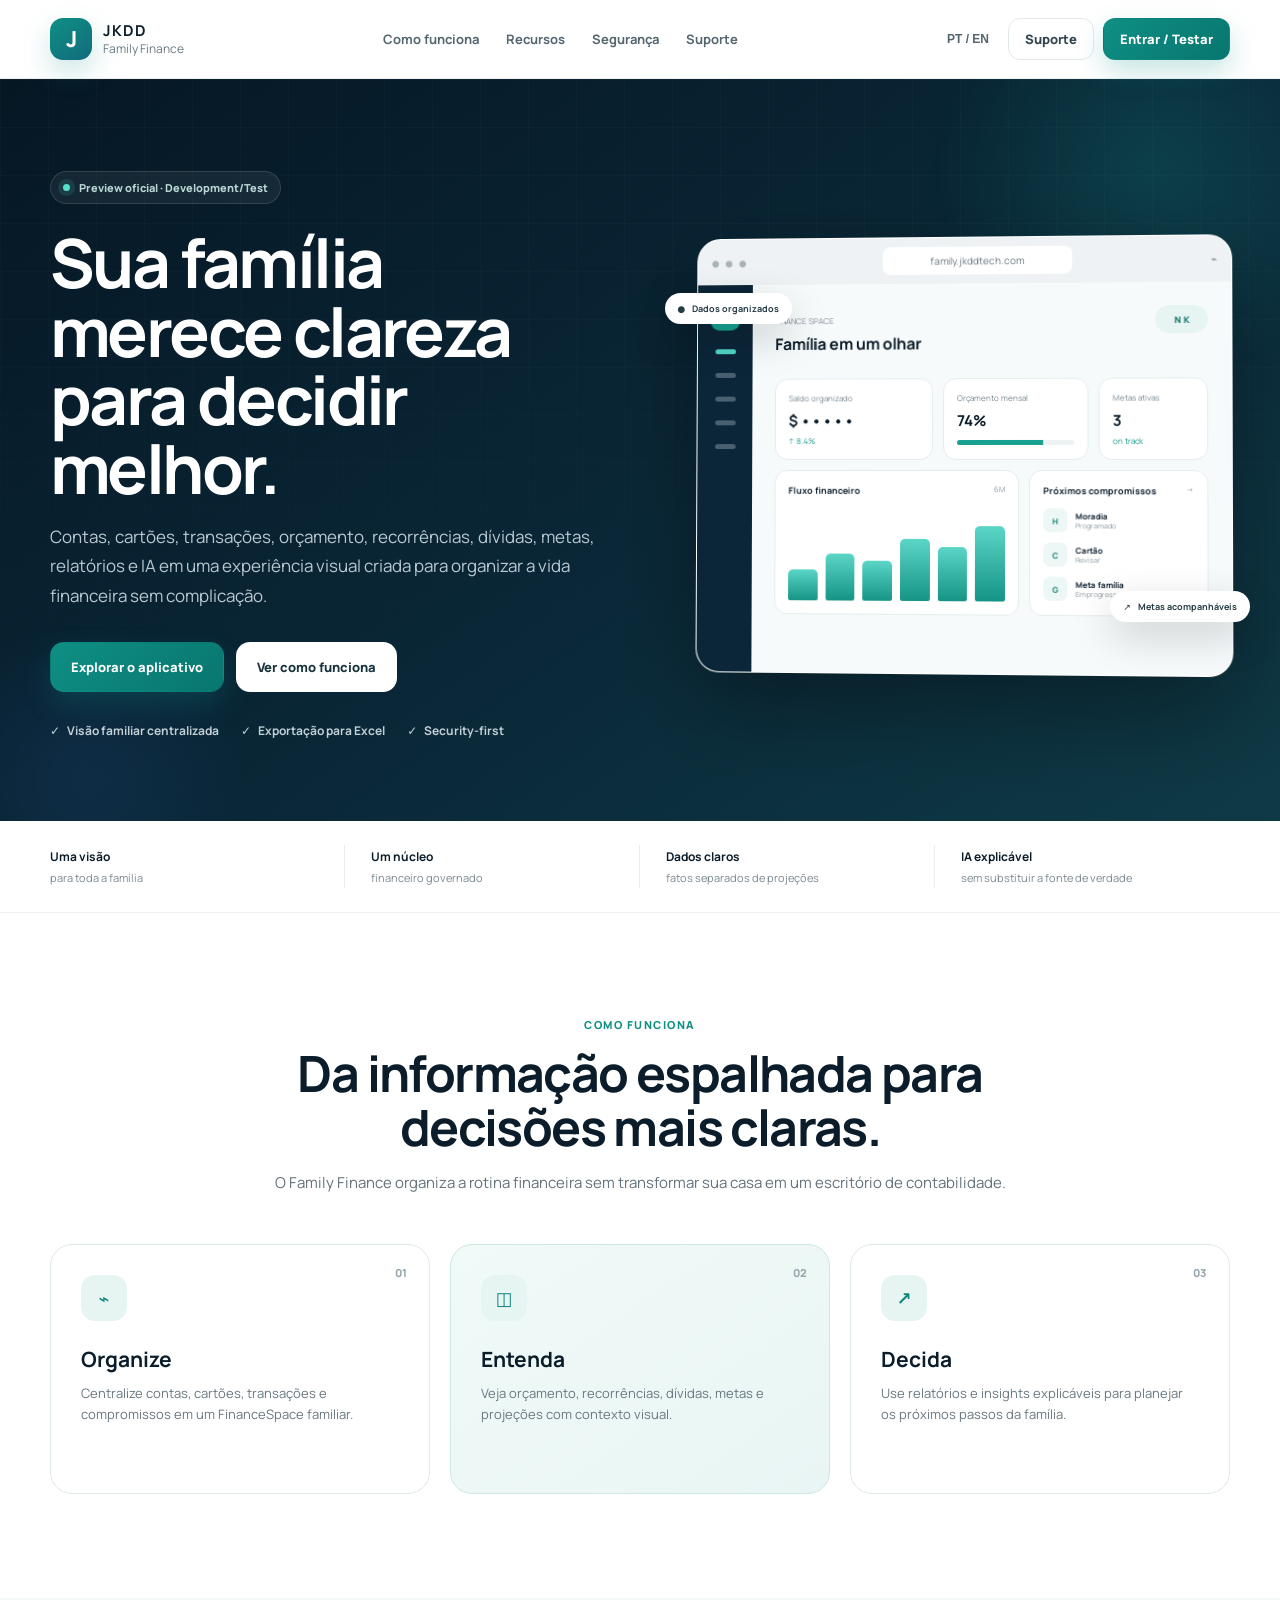
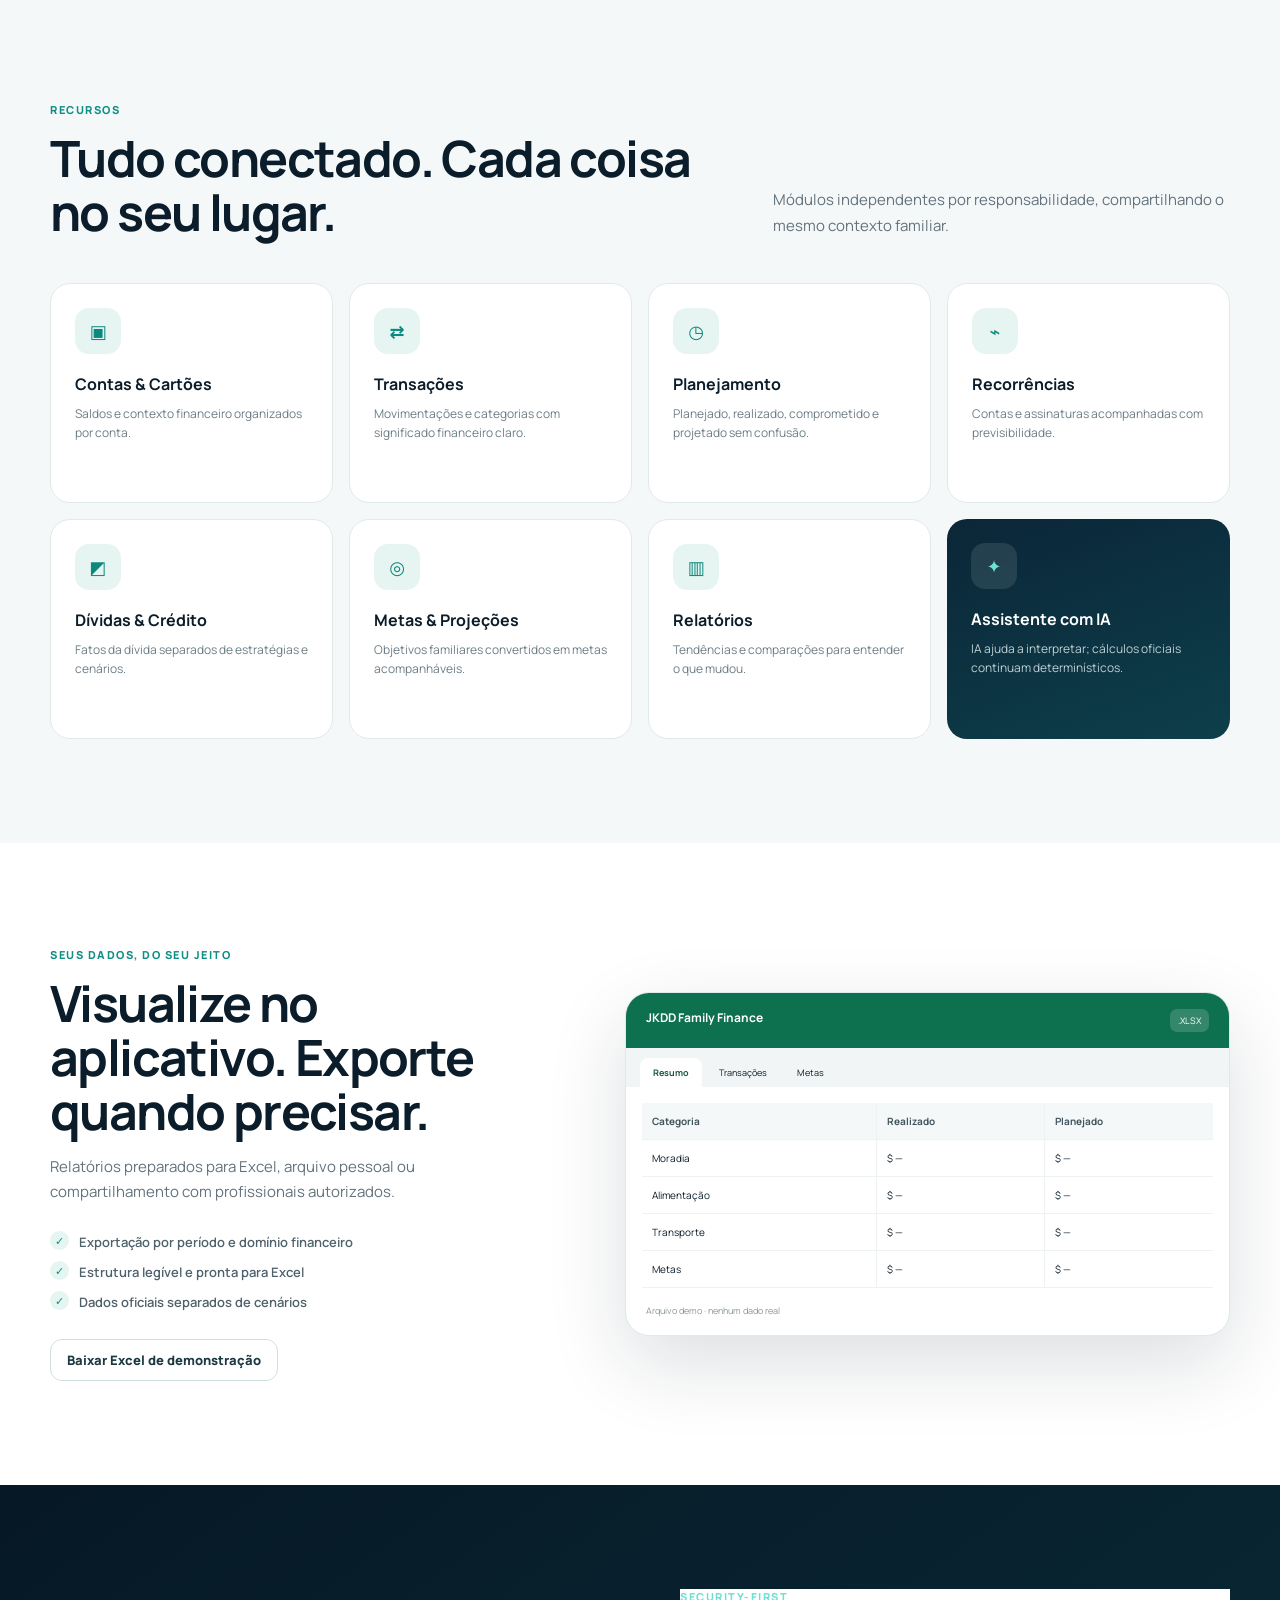
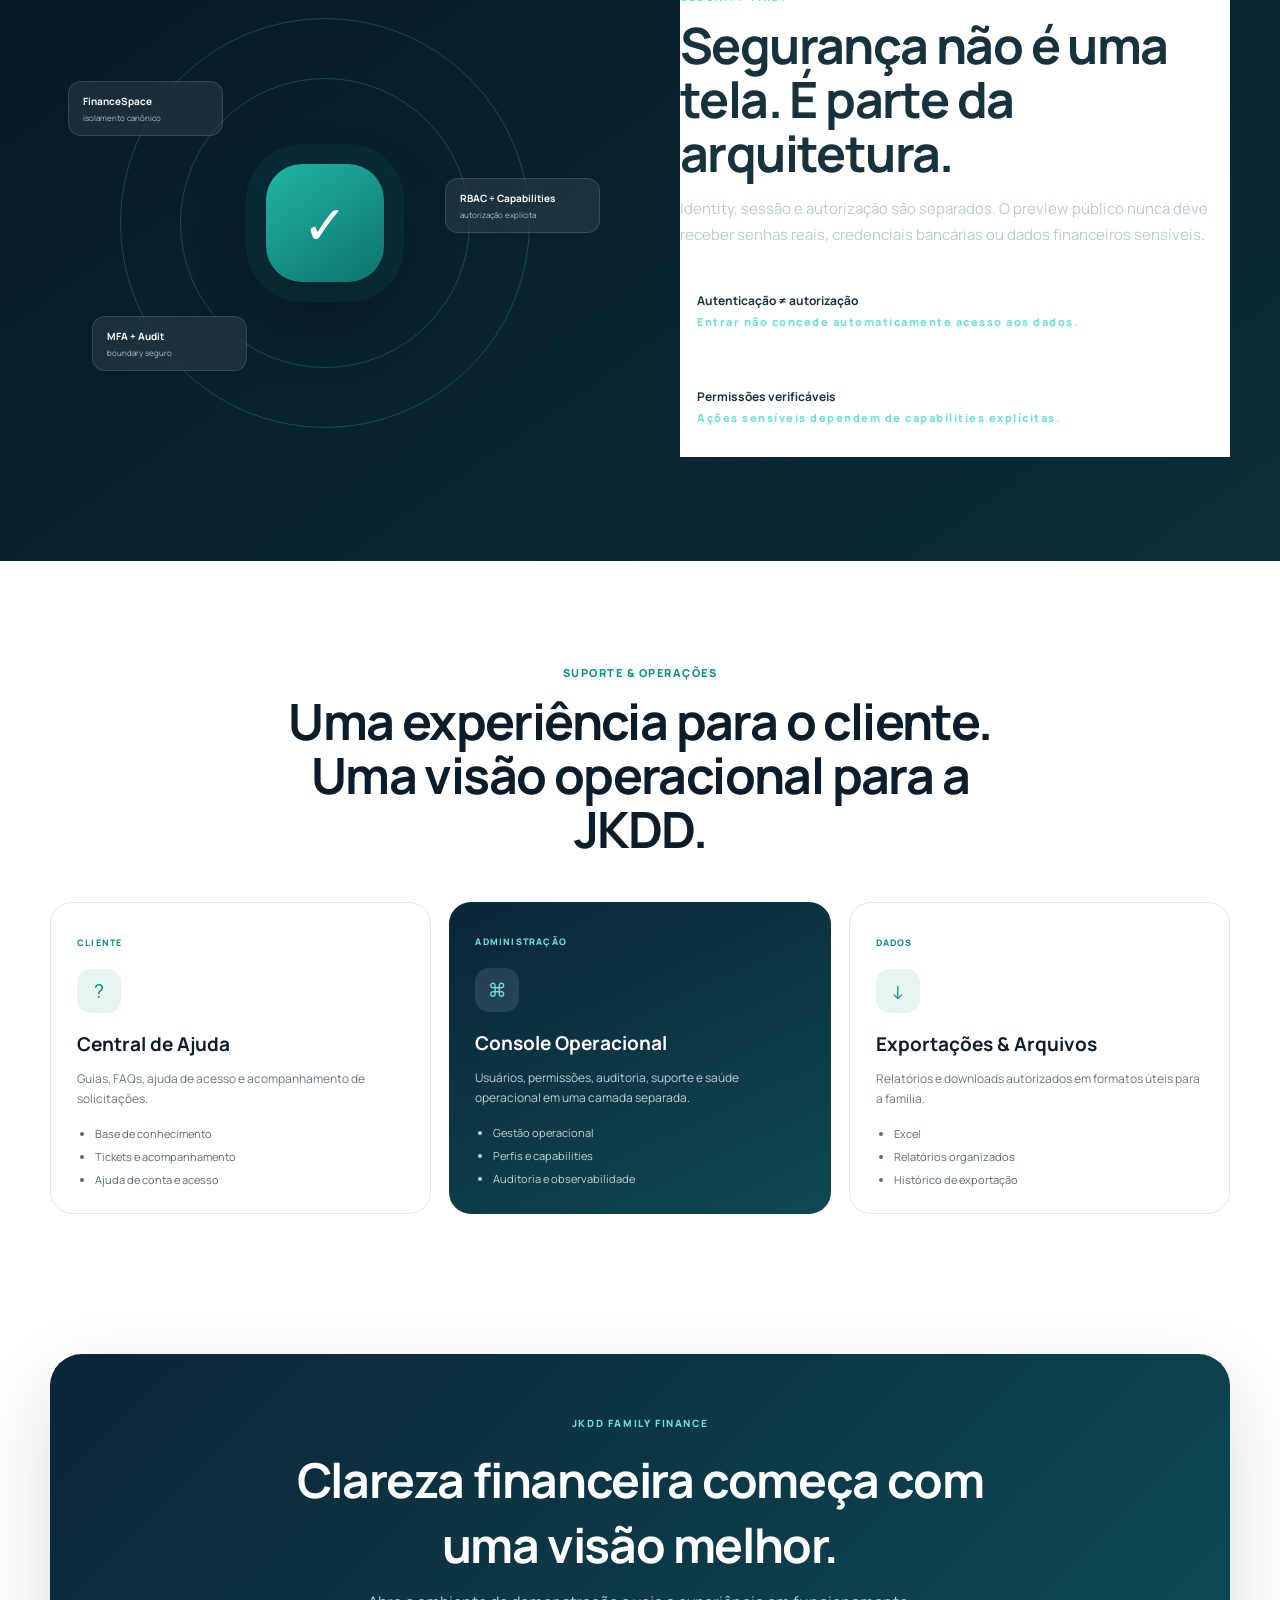
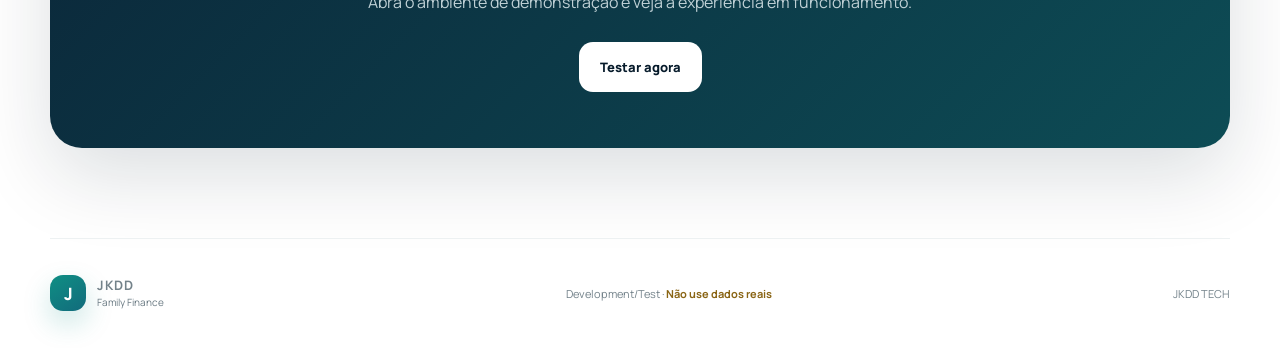
<file: family-finance/index.html>
<!doctype html>
<html lang="pt-BR">
<head>
  <meta charset="utf-8">
  <meta name="viewport" content="width=device-width,initial-scale=1,viewport-fit=cover">
  <meta name="theme-color" content="#071b2b">
  <meta name="description" content="JKDD Family Finance — finanças familiares claras, organizadas e preparadas para decisões melhores.">
  <title>JKDD Family Finance — Finanças da família, com clareza</title>
  <link rel="preconnect" href="https://fonts.googleapis.com">
  <link rel="preconnect" href="https://fonts.gstatic.com" crossorigin>
  <link href="https://fonts.googleapis.com/css2?family=Manrope:wght@400;500;600;700;800&display=swap" rel="stylesheet">
  <link rel="stylesheet" href="./styles.css">
</head>
<body>
<header class="header">
  <div class="wrap nav">
    <a href="#top" class="brand"><span class="logo">J</span><span><b>JKDD</b><small>Family Finance</small></span></a>
    <nav class="links"><a href="#como">Como funciona</a><a href="#recursos">Recursos</a><a href="#seguranca">Segurança</a><a href="#suporte">Suporte</a></nav>
    <div class="actions"><button id="lang">PT / EN</button><a class="button ghost" href="#suporte">Suporte</a><a class="button primary" href="./app/">Entrar / Testar</a></div>
  </div>
</header>
<main id="top">
<section class="hero">
  <div class="grid-bg"></div><div class="glow g1"></div><div class="glow g2"></div>
  <div class="wrap hero-grid">
    <div class="copy">
      <span class="eyebrow"><i></i><span data-pt="Preview oficial · Development/Test" data-en="Official preview · Development/Test">Preview oficial · Development/Test</span></span>
      <h1 data-pt="Sua família merece clareza para decidir melhor." data-en="Your family deserves clarity to make better decisions.">Sua família merece clareza para decidir melhor.</h1>
      <p data-pt="Contas, cartões, transações, orçamento, recorrências, dívidas, metas, relatórios e IA em uma experiência visual criada para organizar a vida financeira sem complicação." data-en="Accounts, cards, transactions, budgets, recurring bills, debt, goals, reports and AI in a visual experience designed to organize family finances without complexity.">Contas, cartões, transações, orçamento, recorrências, dívidas, metas, relatórios e IA em uma experiência visual criada para organizar a vida financeira sem complicação.</p>
      <div class="hero-buttons"><a class="button primary large" href="./app/" data-pt="Explorar o aplicativo" data-en="Explore the app">Explorar o aplicativo</a><a class="button light large" href="#como" data-pt="Ver como funciona" data-en="See how it works">Ver como funciona</a></div>
      <div class="trust"><span>✓ <b data-pt="Visão familiar centralizada" data-en="Centralized family view">Visão familiar centralizada</b></span><span>✓ <b data-pt="Exportação para Excel" data-en="Excel exports">Exportação para Excel</b></span><span>✓ <b>Security-first</b></span></div>
    </div>
    <div class="stage">
      <div class="browser">
        <div class="browser-top"><span class="dots">● ● ●</span><span class="address">family.jkddtech.com</span><span>⌁</span></div>
        <div class="appmock">
          <aside><strong>J</strong><i class="on"></i><i></i><i></i><i></i><i></i></aside>
          <div class="dash">
            <div class="dash-head"><div><small>FINANCE SPACE</small><h3 data-pt="Família em um olhar" data-en="Family at a glance">Família em um olhar</h3></div><span class="avatars">N K</span></div>
            <div class="kpis"><article><small data-pt="Saldo organizado" data-en="Organized balance">Saldo organizado</small><b>$ •••••</b><em>↑ 8.4%</em></article><article><small data-pt="Orçamento mensal" data-en="Monthly budget">Orçamento mensal</small><b>74%</b><div class="bar"><i style="width:74%"></i></div></article><article><small data-pt="Metas ativas" data-en="Active goals">Metas ativas</small><b>3</b><em>on track</em></article></div>
            <div class="panels"><article><div class="panel-title"><b data-pt="Fluxo financeiro" data-en="Financial flow">Fluxo financeiro</b><small>6M</small></div><div class="columns"><i style="height:34%"></i><i style="height:51%"></i><i style="height:44%"></i><i style="height:67%"></i><i style="height:59%"></i><i style="height:82%"></i></div></article><article><div class="panel-title"><b data-pt="Próximos compromissos" data-en="Upcoming commitments">Próximos compromissos</b><small>→</small></div><ul><li><span>H</span><div><b data-pt="Moradia" data-en="Housing">Moradia</b><small data-pt="Programado" data-en="Scheduled">Programado</small></div></li><li><span>C</span><div><b data-pt="Cartão" data-en="Card">Cartão</b><small data-pt="Revisar" data-en="Review">Revisar</small></div></li><li><span>G</span><div><b data-pt="Meta família" data-en="Family goal">Meta família</b><small data-pt="Em progresso" data-en="In progress">Em progresso</small></div></li></ul></article></div>
          </div>
        </div>
      </div>
      <span class="float f1">● <b data-pt="Dados organizados" data-en="Organized data">Dados organizados</b></span><span class="float f2">↗ <b data-pt="Metas acompanháveis" data-en="Trackable goals">Metas acompanháveis</b></span>
    </div>
  </div>
</section>
<section class="strip"><div class="wrap strip-grid"><div><b data-pt="Uma visão" data-en="One view">Uma visão</b><span data-pt="para toda a família" data-en="for the whole family">para toda a família</span></div><div><b data-pt="Um núcleo" data-en="One core">Um núcleo</b><span data-pt="financeiro governado" data-en="governed financial model">financeiro governado</span></div><div><b data-pt="Dados claros" data-en="Clear data">Dados claros</b><span data-pt="fatos separados de projeções" data-en="facts separated from projections">fatos separados de projeções</span></div><div><b data-pt="IA explicável" data-en="Explainable AI">IA explicável</b><span data-pt="sem substituir a fonte de verdade" data-en="without replacing the source of truth">sem substituir a fonte de verdade</span></div></div></section>
<section class="section" id="como"><div class="wrap"><div class="heading center"><span>COMO FUNCIONA</span><h2 data-pt="Da informação espalhada para decisões mais claras." data-en="From scattered information to clearer decisions.">Da informação espalhada para decisões mais claras.</h2><p data-pt="O Family Finance organiza a rotina financeira sem transformar sua casa em um escritório de contabilidade." data-en="Family Finance organizes everyday finances without turning your home into an accounting office.">O Family Finance organiza a rotina financeira sem transformar sua casa em um escritório de contabilidade.</p></div><div class="steps"><article><small>01</small><i>⌁</i><h3 data-pt="Organize" data-en="Organize">Organize</h3><p data-pt="Centralize contas, cartões, transações e compromissos em um FinanceSpace familiar." data-en="Centralize accounts, cards, transactions and commitments in a family FinanceSpace.">Centralize contas, cartões, transações e compromissos em um FinanceSpace familiar.</p></article><article class="accent"><small>02</small><i>◫</i><h3 data-pt="Entenda" data-en="Understand">Entenda</h3><p data-pt="Veja orçamento, recorrências, dívidas, metas e projeções com contexto visual." data-en="See budgets, recurring expenses, debt, goals and projections with visual context.">Veja orçamento, recorrências, dívidas, metas e projeções com contexto visual.</p></article><article><small>03</small><i>↗</i><h3 data-pt="Decida" data-en="Decide">Decida</h3><p data-pt="Use relatórios e insights explicáveis para planejar os próximos passos da família." data-en="Use reports and explainable insights to plan your family’s next steps.">Use relatórios e insights explicáveis para planejar os próximos passos da família.</p></article></div></div></section>
<section class="section soft" id="recursos"><div class="wrap"><div class="heading split"><div><span>RECURSOS</span><h2 data-pt="Tudo conectado. Cada coisa no seu lugar." data-en="Everything connected. Everything in its place.">Tudo conectado. Cada coisa no seu lugar.</h2></div><p data-pt="Módulos independentes por responsabilidade, compartilhando o mesmo contexto familiar." data-en="Independent modules by responsibility, sharing the same family context.">Módulos independentes por responsabilidade, compartilhando o mesmo contexto familiar.</p></div><div class="features"><article><i>▣</i><h3 data-pt="Contas & Cartões" data-en="Accounts & Cards">Contas & Cartões</h3><p data-pt="Saldos e contexto financeiro organizados por conta." data-en="Balances and financial context organized by account.">Saldos e contexto financeiro organizados por conta.</p></article><article><i>⇄</i><h3 data-pt="Transações" data-en="Transactions">Transações</h3><p data-pt="Movimentações e categorias com significado financeiro claro." data-en="Transactions and categories with clear financial meaning.">Movimentações e categorias com significado financeiro claro.</p></article><article><i>◷</i><h3 data-pt="Planejamento" data-en="Planning">Planejamento</h3><p data-pt="Planejado, realizado, comprometido e projetado sem confusão." data-en="Planned, actual, committed and projected without confusion.">Planejado, realizado, comprometido e projetado sem confusão.</p></article><article><i>⌁</i><h3 data-pt="Recorrências" data-en="Recurring">Recorrências</h3><p data-pt="Contas e assinaturas acompanhadas com previsibilidade." data-en="Bills and subscriptions tracked with predictability.">Contas e assinaturas acompanhadas com previsibilidade.</p></article><article><i>◩</i><h3 data-pt="Dívidas & Crédito" data-en="Debt & Credit">Dívidas & Crédito</h3><p data-pt="Fatos da dívida separados de estratégias e cenários." data-en="Debt facts separated from strategies and scenarios.">Fatos da dívida separados de estratégias e cenários.</p></article><article><i>◎</i><h3 data-pt="Metas & Projeções" data-en="Goals & Projections">Metas & Projeções</h3><p data-pt="Objetivos familiares convertidos em metas acompanháveis." data-en="Family objectives turned into trackable goals.">Objetivos familiares convertidos em metas acompanháveis.</p></article><article><i>▥</i><h3 data-pt="Relatórios" data-en="Reports">Relatórios</h3><p data-pt="Tendências e comparações para entender o que mudou." data-en="Trends and comparisons to understand what changed.">Tendências e comparações para entender o que mudou.</p></article><article class="dark"><i>✦</i><h3 data-pt="Assistente com IA" data-en="AI Assistant">Assistente com IA</h3><p data-pt="IA ajuda a interpretar; cálculos oficiais continuam determinísticos." data-en="AI helps interpret; official calculations remain deterministic.">IA ajuda a interpretar; cálculos oficiais continuam determinísticos.</p></article></div></div></section>
<section class="section exports"><div class="wrap export-grid"><div><div class="heading"><span>SEUS DADOS, DO SEU JEITO</span><h2 data-pt="Visualize no aplicativo. Exporte quando precisar." data-en="See it in the app. Export it when you need it.">Visualize no aplicativo. Exporte quando precisar.</h2><p data-pt="Relatórios preparados para Excel, arquivo pessoal ou compartilhamento com profissionais autorizados." data-en="Reports prepared for Excel, personal archiving or sharing with authorized professionals.">Relatórios preparados para Excel, arquivo pessoal ou compartilhamento com profissionais autorizados.</p></div><ul class="checks"><li data-pt="Exportação por período e domínio financeiro" data-en="Export by period and financial domain">Exportação por período e domínio financeiro</li><li data-pt="Estrutura legível e pronta para Excel" data-en="Readable structure ready for Excel">Estrutura legível e pronta para Excel</li><li data-pt="Dados oficiais separados de cenários" data-en="Official data separated from scenarios">Dados oficiais separados de cenários</li></ul><a class="button outline" href="./downloads/JKDD_Family_Finance_Export_Sample.xlsx" download data-pt="Baixar Excel de demonstração" data-en="Download demo Excel">Baixar Excel de demonstração</a></div><div class="sheet"><div class="sheet-top"><b>JKDD Family Finance</b><span>.XLSX</span></div><div class="tabs"><b>Resumo</b><span>Transações</span><span>Metas</span></div><div class="rows"><b>Categoria</b><b>Realizado</b><b>Planejado</b><span>Moradia</span><span>$ —</span><span>$ —</span><span>Alimentação</span><span>$ —</span><span>$ —</span><span>Transporte</span><span>$ —</span><span>$ —</span><span>Metas</span><span>$ —</span><span>$ —</span></div><small>Arquivo demo · nenhum dado real</small></div></div></section>
<section class="section security" id="seguranca"><div class="wrap security-grid"><div class="shield"><div class="orbit o1"></div><div class="orbit o2"></div><strong>✓</strong><span class="chip c1"><b>FinanceSpace</b><small>isolamento canônico</small></span><span class="chip c2"><b>RBAC + Capabilities</b><small>autorização explícita</small></span><span class="chip c3"><b>MFA + Audit</b><small>boundary seguro</small></span></div><div class="heading light"><span>SECURITY-FIRST</span><h2 data-pt="Segurança não é uma tela. É parte da arquitetura." data-en="Security is not a screen. It is part of the architecture.">Segurança não é uma tela. É parte da arquitetura.</h2><p data-pt="Identity, sessão e autorização são separados. O preview público nunca deve receber senhas reais, credenciais bancárias ou dados financeiros sensíveis." data-en="Identity, session and authorization are separated. The public preview must never receive real passwords, banking credentials or sensitive financial data.">Identity, sessão e autorização são separados. O preview público nunca deve receber senhas reais, credenciais bancárias ou dados financeiros sensíveis.</p><div class="security-list"><article><b data-pt="Autenticação ≠ autorização" data-en="Authentication ≠ authorization">Autenticação ≠ autorização</b><span data-pt="Entrar não concede automaticamente acesso aos dados." data-en="Signing in does not automatically grant access to data.">Entrar não concede automaticamente acesso aos dados.</span></article><article><b data-pt="Permissões verificáveis" data-en="Verifiable permissions">Permissões verificáveis</b><span data-pt="Ações sensíveis dependem de capabilities explícitas." data-en="Sensitive actions depend on explicit capabilities.">Ações sensíveis dependem de capabilities explícitas.</span></article></div></div></div></section>
<section class="section" id="suporte"><div class="wrap"><div class="heading center"><span>SUPORTE & OPERAÇÕES</span><h2 data-pt="Uma experiência para o cliente. Uma visão operacional para a JKDD." data-en="One experience for the customer. One operational view for JKDD.">Uma experiência para o cliente. Uma visão operacional para a JKDD.</h2></div><div class="support"><article><span>CLIENTE</span><i>?</i><h3 data-pt="Central de Ajuda" data-en="Help Center">Central de Ajuda</h3><p data-pt="Guias, FAQs, ajuda de acesso e acompanhamento de solicitações." data-en="Guides, FAQs, access help and request tracking.">Guias, FAQs, ajuda de acesso e acompanhamento de solicitações.</p><ul><li>Base de conhecimento</li><li>Tickets e acompanhamento</li><li>Ajuda de conta e acesso</li></ul></article><article class="admin"><span>ADMINISTRAÇÃO</span><i>⌘</i><h3 data-pt="Console Operacional" data-en="Operations Console">Console Operacional</h3><p data-pt="Usuários, permissões, auditoria, suporte e saúde operacional em uma camada separada." data-en="Users, permissions, audit, support and service health in a separate layer.">Usuários, permissões, auditoria, suporte e saúde operacional em uma camada separada.</p><ul><li>Gestão operacional</li><li>Perfis e capabilities</li><li>Auditoria e observabilidade</li></ul></article><article><span>DADOS</span><i>↓</i><h3 data-pt="Exportações & Arquivos" data-en="Exports & Files">Exportações & Arquivos</h3><p data-pt="Relatórios e downloads autorizados em formatos úteis para a família." data-en="Reports and authorized downloads in useful formats for the family.">Relatórios e downloads autorizados em formatos úteis para a família.</p><ul><li>Excel</li><li>Relatórios organizados</li><li>Histórico de exportação</li></ul></article></div></div></section>
<section class="cta"><div class="wrap cta-box"><span>JKDD FAMILY FINANCE</span><h2 data-pt="Clareza financeira começa com uma visão melhor." data-en="Financial clarity starts with a better view.">Clareza financeira começa com uma visão melhor.</h2><p data-pt="Abra o ambiente de demonstração e veja a experiência em funcionamento." data-en="Open the demo environment and see the experience in action.">Abra o ambiente de demonstração e veja a experiência em funcionamento.</p><a class="button white large" href="./app/" data-pt="Testar agora" data-en="Try it now">Testar agora</a></div></section>
</main>
<footer><div class="wrap footer"><div class="brand"><span class="logo">J</span><span><b>JKDD</b><small>Family Finance</small></span></div><p>Development/Test · <b data-pt="Não use dados reais" data-en="Do not use real data">Não use dados reais</b></p><span>JKDD TECH</span></div></footer>
<script src="./site.js"></script>
</body>
</html>
</file>
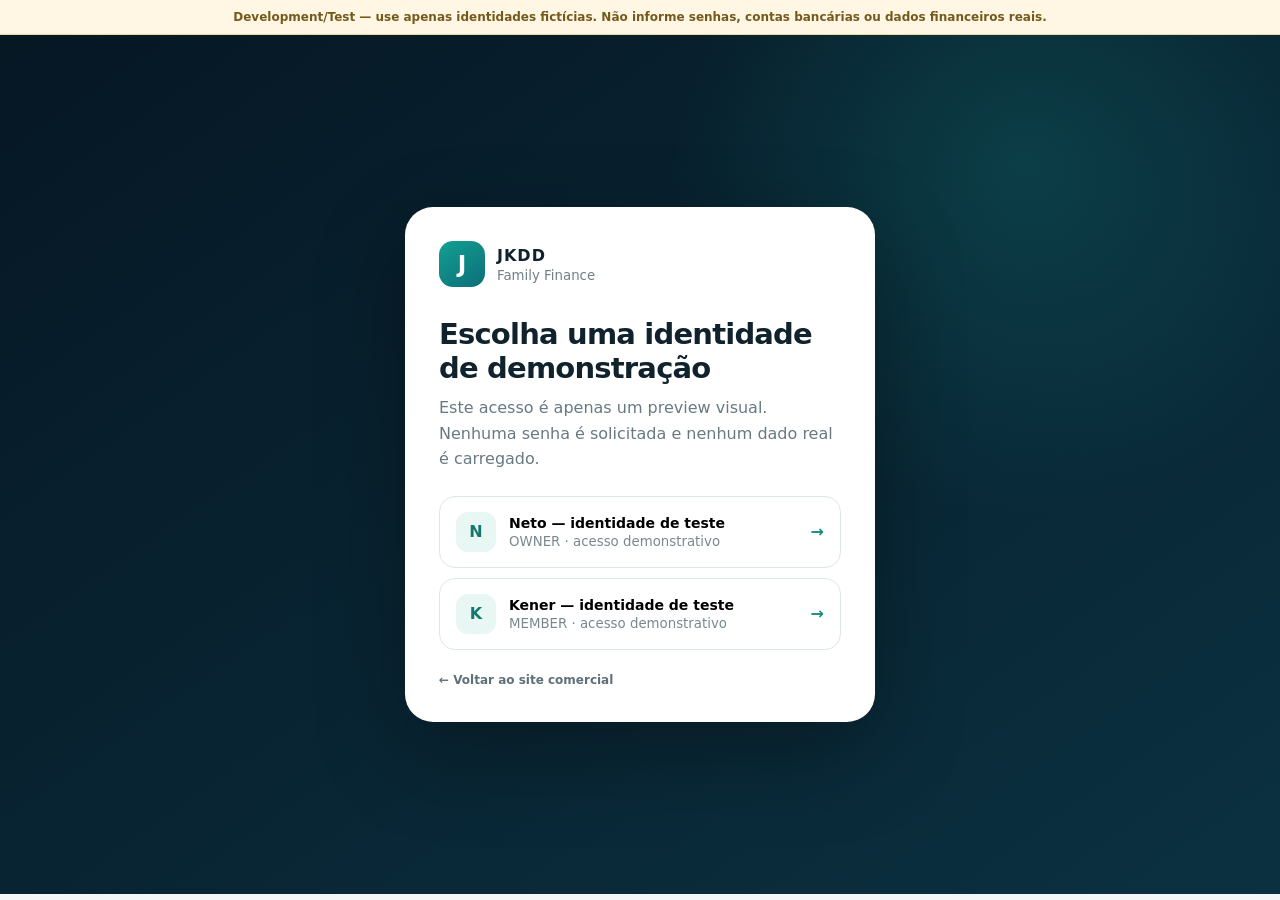
<file: family-finance/app/index.html>
<!doctype html><html lang="pt-BR"><head><meta charset="utf-8"><meta name="viewport" content="width=device-width,initial-scale=1,viewport-fit=cover"><meta name="theme-color" content="#071b2b"><title>JKDD Family Finance — App Demo</title><style>:root{--navy:#071b2b;--navy2:#0c3042;--teal:#0f8f84;--mint:#e8f7f4;--soft:#f4f7f8;--line:#dde7ea;--ink:#10232d;--muted:#697982}*{box-sizing:border-box}body{margin:0;font-family:Inter,ui-sans-serif,system-ui,-apple-system,BlinkMacSystemFont,"Segoe UI",sans-serif;background:var(--soft);color:var(--ink)}button,a{font:inherit}.notice{background:#fff7e3;color:#75591c;border-bottom:1px solid #eed89e;padding:10px 18px;text-align:center;font-size:12px;font-weight:700}.login{min-height:calc(100vh - 41px);display:grid;place-items:center;padding:28px;background:radial-gradient(circle at 80% 15%,rgba(25,183,164,.18),transparent 28%),linear-gradient(145deg,#061724,#0b3141)}.card{width:min(470px,100%);background:#fff;border-radius:28px;padding:34px;box-shadow:0 32px 90px rgba(0,0,0,.3)}.brand{display:flex;align-items:center;gap:12px}.logo{width:46px;height:46px;border-radius:14px;background:linear-gradient(145deg,#12a092,#0d6e79);color:#fff;display:grid;place-items:center;font-size:23px;font-weight:800}.brand div{display:flex;flex-direction:column}.brand b{letter-spacing:1px}.brand small{color:#718089;margin-top:3px}.card h1{font-size:29px;letter-spacing:-.8px;margin:30px 0 10px}.card>p{color:#687982;line-height:1.6;margin:0 0 24px}.identity{width:100%;border:1px solid var(--line);background:#fff;border-radius:16px;padding:15px 16px;display:flex;align-items:center;gap:13px;text-align:left;margin-top:10px;cursor:pointer;transition:.18s}.identity:hover{border-color:#9fd8d0;transform:translateY(-1px);box-shadow:0 10px 24px rgba(10,52,62,.07)}.avatar{width:40px;height:40px;border-radius:12px;background:var(--mint);color:#13796f;display:grid;place-items:center;font-weight:800}.identity div{flex:1;display:flex;flex-direction:column}.identity b{font-size:14px}.identity small{color:#79888f;margin-top:3px}.identity span:last-child{color:#148d82;font-weight:800}.back{display:inline-block;margin-top:23px;color:#5e7079;font-size:12px;text-decoration:none;font-weight:700}.shell{display:none;min-height:100vh;background:#f5f8f9}.sidebar{position:fixed;inset:0 auto 0 0;width:86px;background:var(--navy);padding:18px 14px;display:flex;flex-direction:column;align-items:center;gap:12px}.sidebar .logo{width:44px;height:44px}.navicon{width:48px;height:48px;border-radius:14px;display:grid;place-items:center;color:#7892a0;font-weight:800;cursor:pointer;border:0;background:transparent}.navicon.on{background:#123d50;color:#6fe0d1}.sidebar .spacer{flex:1}.main{margin-left:86px;min-height:100vh}.topbar{height:76px;background:#fff;border-bottom:1px solid var(--line);display:flex;align-items:center;justify-content:space-between;padding:0 28px}.topbar .crumb small{display:block;color:#839198;font-size:10px;font-weight:800;letter-spacing:1px}.topbar .crumb b{display:block;margin-top:5px;font-size:17px}.profile{display:flex;align-items:center;gap:11px}.profile .avatar{width:36px;height:36px;border-radius:50%}.content{padding:28px}.hero-row{display:flex;justify-content:space-between;gap:20px;align-items:flex-end}.hero-row h2{font-size:30px;letter-spacing:-1px;margin:0}.hero-row p{margin:7px 0 0;color:var(--muted);font-size:13px}.pill{background:#e8f7f4;color:#15796f;border-radius:999px;padding:8px 12px;font-size:11px;font-weight:800}.kpis{display:grid;grid-template-columns:repeat(4,1fr);gap:16px;margin-top:26px}.kpi{background:#fff;border:1px solid var(--line);border-radius:20px;padding:20px}.kpi small{color:#75858d;font-size:10px;font-weight:700}.kpi strong{display:block;font-size:27px;margin-top:9px;letter-spacing:-1px}.kpi em{font-style:normal;color:#138d82;font-size:10px;font-weight:800}.bar{height:7px;background:#edf2f3;border-radius:999px;margin-top:13px;overflow:hidden}.bar i{display:block;height:100%;background:linear-gradient(90deg,#16a291,#54d8c7)}.grid{display:grid;grid-template-columns:1.35fr .85fr;gap:16px;margin-top:16px}.panel{background:#fff;border:1px solid var(--line);border-radius:20px;padding:20px}.panelhead{display:flex;justify-content:space-between;align-items:center}.panelhead b{font-size:13px}.panelhead span{font-size:10px;color:#7c8b92}.chart{height:190px;display:flex;align-items:flex-end;gap:12px;padding-top:26px}.chart i{flex:1;background:linear-gradient(#57d8c7,#168f83);border-radius:8px 8px 3px 3px}.list{list-style:none;padding:0;margin:15px 0 0;display:grid;gap:12px}.list li{display:flex;align-items:center;gap:10px;padding:10px;border-radius:12px;background:#f8fafb}.list span:first-child{width:34px;height:34px;border-radius:10px;background:#e8f7f4;color:#138b7f;display:grid;place-items:center;font-weight:800}.list div{display:flex;flex-direction:column}.list b{font-size:11px}.list small{font-size:9px;color:#819097;margin-top:3px}.page{display:none}.page.on{display:block}.module{background:#fff;border:1px solid var(--line);border-radius:20px;padding:24px;margin-top:22px}.module h3{margin:0 0 8px}.module p{color:var(--muted);line-height:1.6}.module .rows{display:grid;gap:9px;margin-top:18px}.module .rows div{display:grid;grid-template-columns:1.3fr 1fr 1fr;gap:12px;padding:12px 0;border-top:1px solid #edf1f2;font-size:12px}.module .rows div b:last-child{text-align:right}.download{display:inline-flex;margin-top:18px;background:#0f8f84;color:#fff;border-radius:12px;padding:12px 16px;text-decoration:none;font-weight:800;font-size:12px}@media(max-width:900px){.kpis{grid-template-columns:repeat(2,1fr)}.grid{grid-template-columns:1fr}.sidebar{width:66px;padding:15px 9px}.navicon{width:44px;height:44px}.main{margin-left:66px}.content{padding:20px}.topbar{padding:0 18px}}@media(max-width:600px){.notice{font-size:10px}.sidebar{position:fixed;left:0;right:0;top:auto;bottom:0;width:auto;height:68px;flex-direction:row;z-index:10;padding:8px 10px;justify-content:space-around}.sidebar .logo,.sidebar .spacer{display:none}.navicon{height:50px}.main{margin-left:0;padding-bottom:70px}.topbar{height:68px}.topbar .crumb b{font-size:14px}.profile span:last-child{display:none}.content{padding:16px}.hero-row{align-items:flex-start;flex-direction:column}.hero-row h2{font-size:26px}.kpis{grid-template-columns:1fr 1fr;gap:10px}.kpi{padding:16px}.kpi strong{font-size:22px}.chart{height:155px}.module .rows div{grid-template-columns:1fr 1fr}.module .rows div span:nth-child(2){display:none}}</style></head><body><div id="notice" class="notice">Development/Test — use apenas identidades fictícias. Não informe senhas, contas bancárias ou dados financeiros reais.</div><section id="login" class="login"><div class="card"><div class="brand"><span class="logo">J</span><div><b>JKDD</b><small>Family Finance</small></div></div><h1>Escolha uma identidade de demonstração</h1><p>Este acesso é apenas um preview visual. Nenhuma senha é solicitada e nenhum dado real é carregado.</p><button class="identity" data-user="Neto" data-role="OWNER"><span class="avatar">N</span><div><b>Neto — identidade de teste</b><small>OWNER · acesso demonstrativo</small></div><span>→</span></button><button class="identity" data-user="Kener" data-role="MEMBER"><span class="avatar">K</span><div><b>Kener — identidade de teste</b><small>MEMBER · acesso demonstrativo</small></div><span>→</span></button><a class="back" href="../">← Voltar ao site comercial</a></div></section><section id="shell" class="shell"><aside class="sidebar"><span class="logo">J</span><button class="navicon on" data-page="home" title="Dashboard">⌂</button><button class="navicon" data-page="accounts" title="Contas">▣</button><button class="navicon" data-page="transactions" title="Transações">⇄</button><button class="navicon" data-page="planning" title="Planejamento">◷</button><button class="navicon" data-page="reports" title="Relatórios">▥</button><div class="spacer"></div><button class="navicon" id="logout" title="Sair">↩</button></aside><main class="main"><header class="topbar"><div class="crumb"><small>JKDD FAMILY FINANCE</small><b id="pageTitle">Visão Geral</b></div><div class="profile"><span class="pill" id="role">OWNER</span><span class="avatar" id="avatar">N</span><span id="user">Neto</span></div></header><div class="content"><section class="page on" id="home"><div class="hero-row"><div><h2>Boa tarde, <span class="who">Neto</span>.</h2><p>Veja o panorama financeiro da família neste ambiente demonstrativo.</p></div><span class="pill">FinanceSpace · family-demo</span></div><div class="kpis"><article class="kpi"><small>Saldo organizado</small><strong>$ •••••</strong><em>Dados fictícios</em></article><article class="kpi"><small>Orçamento do mês</small><strong>74%</strong><div class="bar"><i style="width:74%"></i></div></article><article class="kpi"><small>Metas ativas</small><strong>3</strong><em>2 no prazo</em></article><article class="kpi"><small>Compromissos próximos</small><strong>5</strong><em>7 dias</em></article></div><div class="grid"><article class="panel"><div class="panelhead"><b>Fluxo financeiro</b><span>últimos 6 meses</span></div><div class="chart"><i style="height:36%"></i><i style="height:48%"></i><i style="height:42%"></i><i style="height:63%"></i><i style="height:57%"></i><i style="height:82%"></i></div></article><article class="panel"><div class="panelhead"><b>Próximos compromissos</b><span>→</span></div><ul class="list"><li><span>H</span><div><b>Moradia</b><small>Programado · demo</small></div></li><li><span>C</span><div><b>Cartão</b><small>Revisar · demo</small></div></li><li><span>G</span><div><b>Meta da família</b><small>Em progresso · demo</small></div></li></ul></article></div></section><section class="page" id="accounts"><div class="hero-row"><div><h2>Contas & Cartões</h2><p>Visão organizada por tipo de relacionamento financeiro.</p></div></div><div class="module"><h3>Contas demonstrativas</h3><p>Os valores abaixo são apenas placeholders visuais.</p><div class="rows"><div><b>Checking · Demo</b><span>Disponível</span><b>$ •••••</b></div><div><b>Savings · Demo</b><span>Atual</span><b>$ •••••</b></div><div><b>Credit Card · Demo</b><span>Saldo</span><b>$ •••••</b></div></div></div></section><section class="page" id="transactions"><div class="hero-row"><div><h2>Transações</h2><p>Categorias e efeitos econômicos separados de forma clara.</p></div></div><div class="module"><h3>Movimentações de exemplo</h3><div class="rows"><div><b>Mercado Demo</b><span>Alimentação</span><b>—</b></div><div><b>Transferência Demo</b><span>Transferência</span><b>—</b></div><div><b>Assinatura Demo</b><span>Recorrência</span><b>—</b></div></div></div></section><section class="page" id="planning"><div class="hero-row"><div><h2>Planejamento</h2><p>Planejado, realizado, comprometido e projetado sem misturar conceitos.</p></div></div><div class="module"><h3>Orçamento demonstrativo</h3><div class="rows"><div><b>Moradia</b><span>Planejado</span><b>74%</b></div><div><b>Alimentação</b><span>Planejado</span><b>61%</b></div><div><b>Transporte</b><span>Planejado</span><b>52%</b></div></div></div></section><section class="page" id="reports"><div class="hero-row"><div><h2>Relatórios & Exportações</h2><p>Arquivos autorizados para análise complementar e arquivo pessoal.</p></div></div><div class="module"><h3>Exportação para Excel</h3><p>Baixe o arquivo demonstrativo com abas Summary, Transactions e Goals. Nenhum dado real está incluído.</p><a class="download" href="../downloads/JKDD_Family_Finance_Export_Sample.xlsx" download>↓ Baixar Excel demonstrativo</a></div></section></div></main></section><script>const login=document.getElementById('login'),shell=document.getElementById('shell'),userEl=document.getElementById('user'),roleEl=document.getElementById('role'),avatar=document.getElementById('avatar');document.querySelectorAll('.identity').forEach(b=>b.onclick=()=>{const u=b.dataset.user,r=b.dataset.role;userEl.textContent=u;roleEl.textContent=r;avatar.textContent=u[0];document.querySelectorAll('.who').forEach(x=>x.textContent=u);login.style.display='none';shell.style.display='block'});const titles={home:'Visão Geral',accounts:'Contas & Cartões',transactions:'Transações',planning:'Planejamento',reports:'Relatórios & Exportações'};document.querySelectorAll('.navicon[data-page]').forEach(b=>b.onclick=()=>{document.querySelectorAll('.navicon[data-page]').forEach(x=>x.classList.remove('on'));b.classList.add('on');document.querySelectorAll('.page').forEach(x=>x.classList.remove('on'));document.getElementById(b.dataset.page).classList.add('on');document.getElementById('pageTitle').textContent=titles[b.dataset.page]});document.getElementById('logout').onclick=()=>{shell.style.display='none';login.style.display='grid'};</script></body></html>
</file>
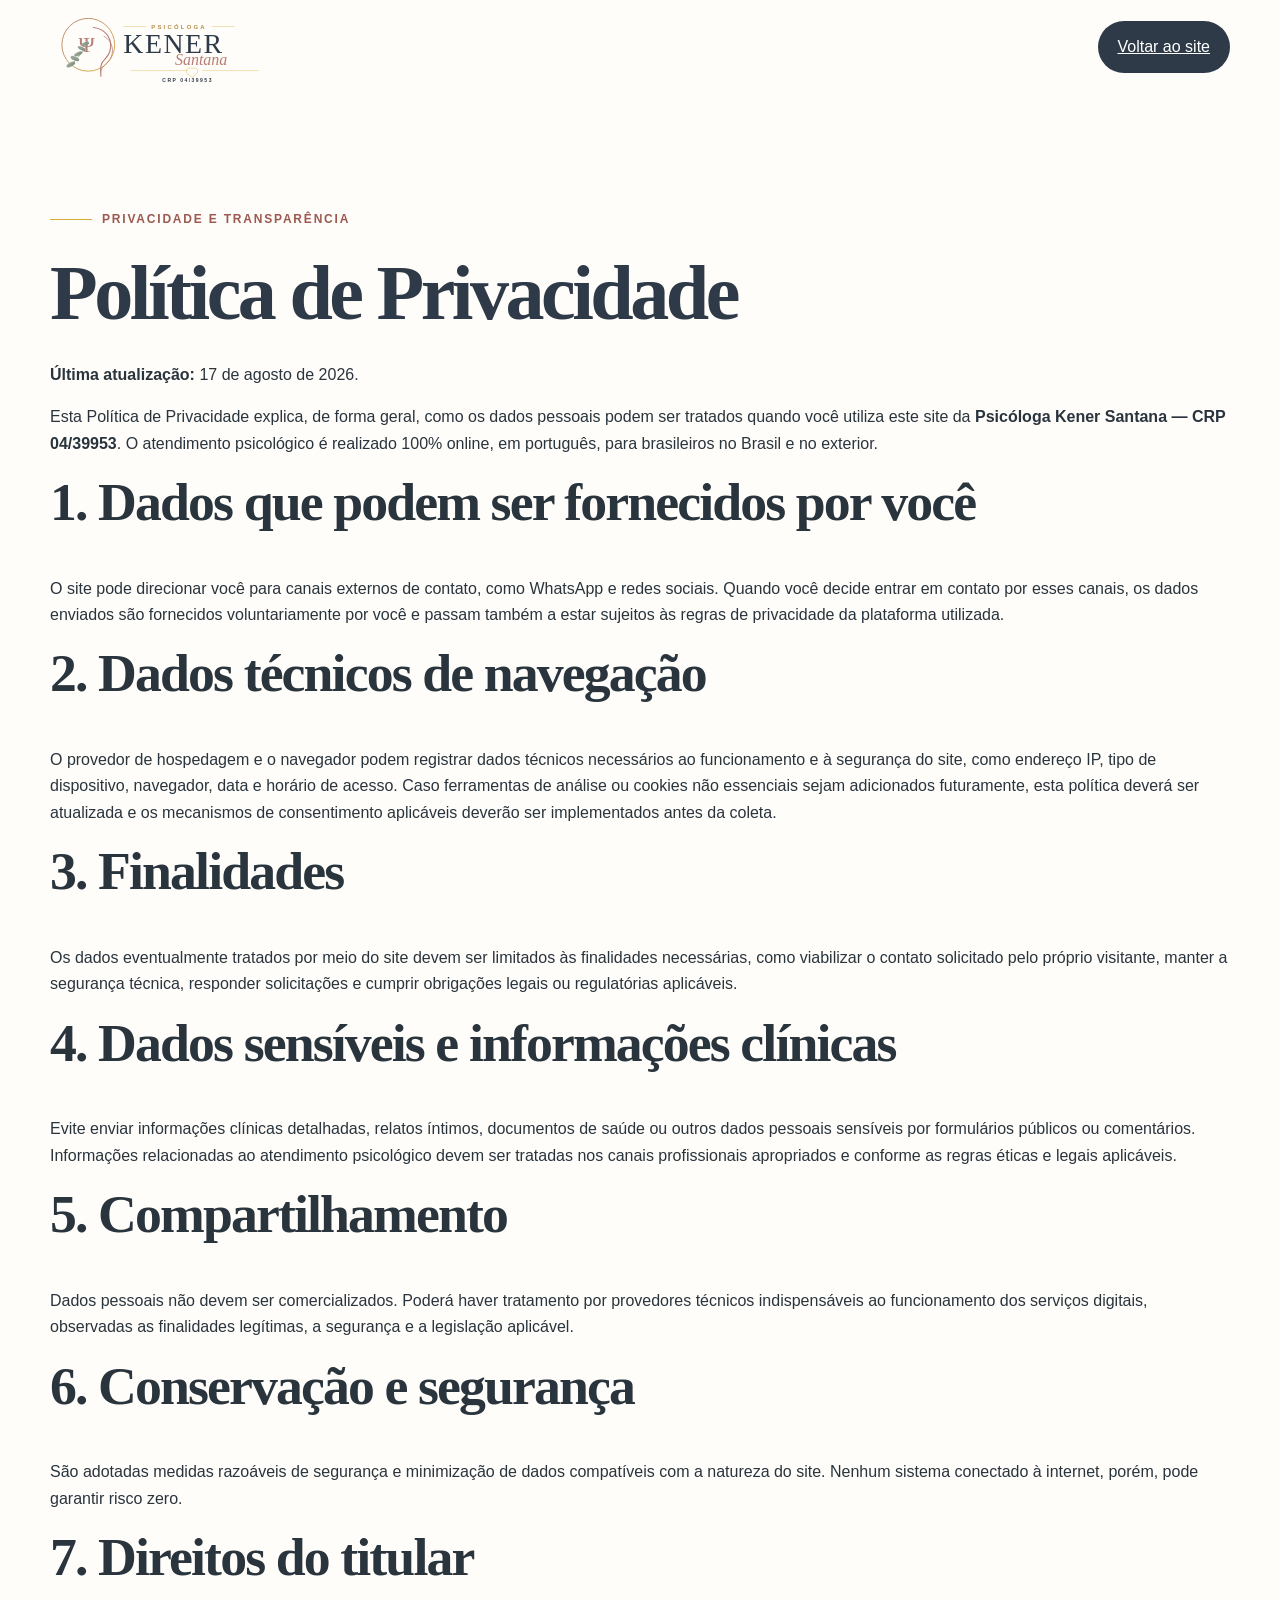
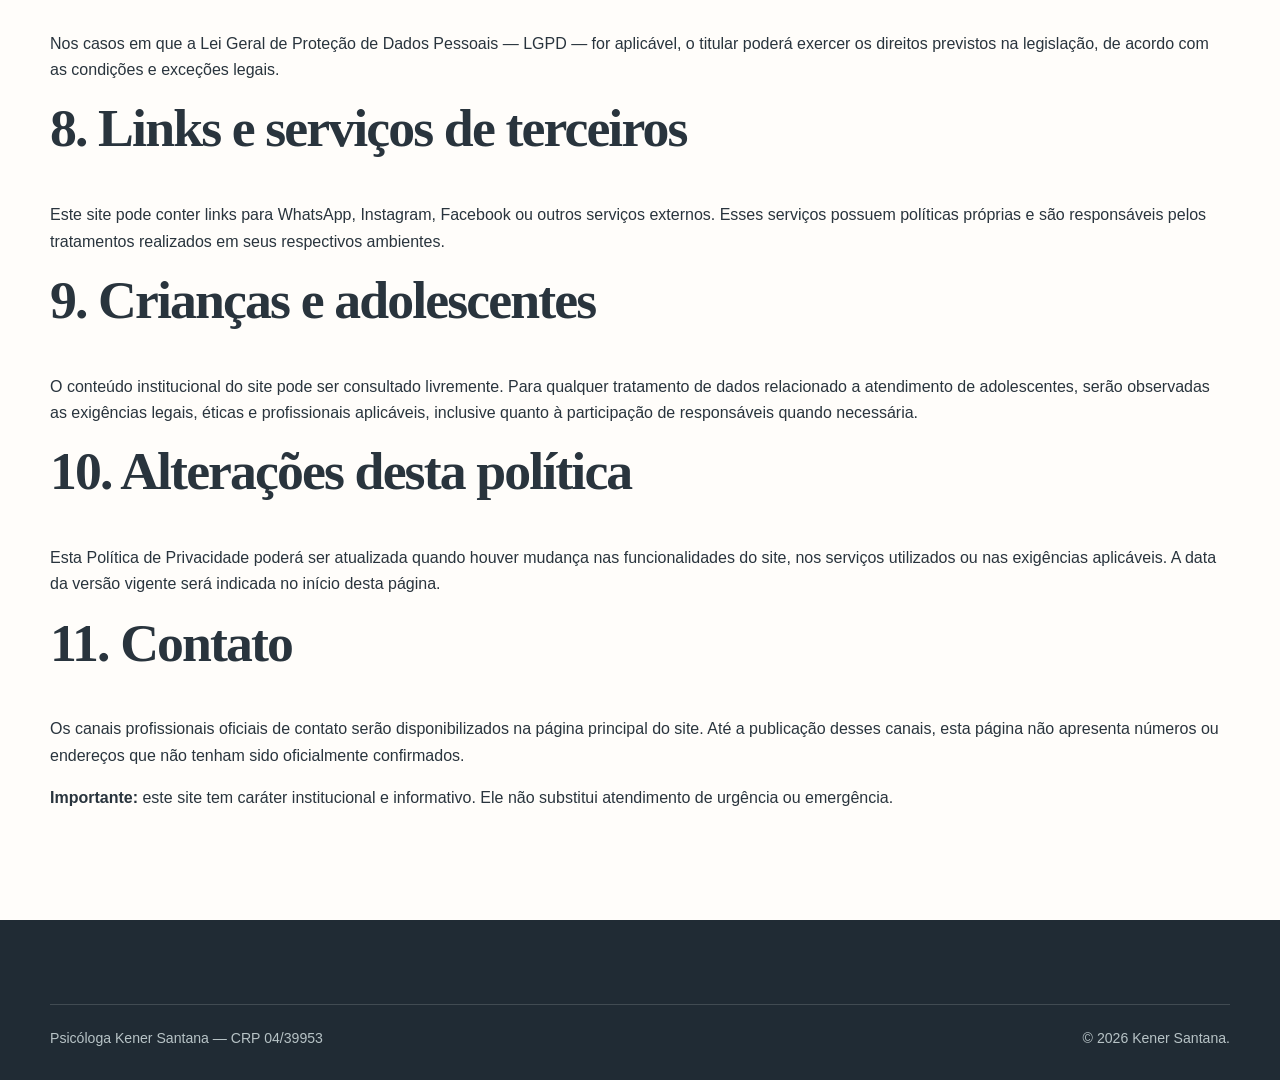
<file: privacy.html>
<!doctype html>
<html lang="pt-BR">
<head>
  <meta charset="utf-8">
  <meta name="viewport" content="width=device-width,initial-scale=1">
  <title>Política de Privacidade | Psicóloga Kener Santana</title>
  <meta name="description" content="Política de Privacidade do site da Psicóloga Kener Santana — CRP 04/39953.">
  <meta name="robots" content="index,follow">
  <meta name="theme-color" content="#2E3A47">
  <link rel="icon" href="assets/logo/favicon-kener.svg" type="image/svg+xml">
  <link rel="stylesheet" href="css/styles.css">
</head>
<body>
  <a class="skip-link" href="#conteudo">Pular para o conteúdo</a>
  <header>
    <nav class="container" aria-label="Navegação principal">
      <a class="brand" href="index.html" aria-label="Voltar para a página inicial">
        <img src="assets/logo/logo-kener-oficial.svg" alt="Psicóloga Kener Santana" width="1400" height="420">
      </a>
      <a class="cta" href="index.html#contato">Voltar ao site</a>
    </nav>
  </header>

  <main id="conteudo">
    <section class="section legal-page">
      <div class="container legal-content">
        <span class="kicker">Privacidade e transparência</span>
        <h1>Política de Privacidade</h1>
        <p class="legal-updated"><strong>Última atualização:</strong> 17 de agosto de 2026.</p>

        <p>Esta Política de Privacidade explica, de forma geral, como os dados pessoais podem ser tratados quando você utiliza este site da <strong>Psicóloga Kener Santana — CRP 04/39953</strong>. O atendimento psicológico é realizado 100% online, em português, para brasileiros no Brasil e no exterior.</p>

        <h2>1. Dados que podem ser fornecidos por você</h2>
        <p>O site pode direcionar você para canais externos de contato, como WhatsApp e redes sociais. Quando você decide entrar em contato por esses canais, os dados enviados são fornecidos voluntariamente por você e passam também a estar sujeitos às regras de privacidade da plataforma utilizada.</p>

        <h2>2. Dados técnicos de navegação</h2>
        <p>O provedor de hospedagem e o navegador podem registrar dados técnicos necessários ao funcionamento e à segurança do site, como endereço IP, tipo de dispositivo, navegador, data e horário de acesso. Caso ferramentas de análise ou cookies não essenciais sejam adicionados futuramente, esta política deverá ser atualizada e os mecanismos de consentimento aplicáveis deverão ser implementados antes da coleta.</p>

        <h2>3. Finalidades</h2>
        <p>Os dados eventualmente tratados por meio do site devem ser limitados às finalidades necessárias, como viabilizar o contato solicitado pelo próprio visitante, manter a segurança técnica, responder solicitações e cumprir obrigações legais ou regulatórias aplicáveis.</p>

        <h2>4. Dados sensíveis e informações clínicas</h2>
        <p>Evite enviar informações clínicas detalhadas, relatos íntimos, documentos de saúde ou outros dados pessoais sensíveis por formulários públicos ou comentários. Informações relacionadas ao atendimento psicológico devem ser tratadas nos canais profissionais apropriados e conforme as regras éticas e legais aplicáveis.</p>

        <h2>5. Compartilhamento</h2>
        <p>Dados pessoais não devem ser comercializados. Poderá haver tratamento por provedores técnicos indispensáveis ao funcionamento dos serviços digitais, observadas as finalidades legítimas, a segurança e a legislação aplicável.</p>

        <h2>6. Conservação e segurança</h2>
        <p>São adotadas medidas razoáveis de segurança e minimização de dados compatíveis com a natureza do site. Nenhum sistema conectado à internet, porém, pode garantir risco zero.</p>

        <h2>7. Direitos do titular</h2>
        <p>Nos casos em que a Lei Geral de Proteção de Dados Pessoais — LGPD — for aplicável, o titular poderá exercer os direitos previstos na legislação, de acordo com as condições e exceções legais.</p>

        <h2>8. Links e serviços de terceiros</h2>
        <p>Este site pode conter links para WhatsApp, Instagram, Facebook ou outros serviços externos. Esses serviços possuem políticas próprias e são responsáveis pelos tratamentos realizados em seus respectivos ambientes.</p>

        <h2>9. Crianças e adolescentes</h2>
        <p>O conteúdo institucional do site pode ser consultado livremente. Para qualquer tratamento de dados relacionado a atendimento de adolescentes, serão observadas as exigências legais, éticas e profissionais aplicáveis, inclusive quanto à participação de responsáveis quando necessária.</p>

        <h2>10. Alterações desta política</h2>
        <p>Esta Política de Privacidade poderá ser atualizada quando houver mudança nas funcionalidades do site, nos serviços utilizados ou nas exigências aplicáveis. A data da versão vigente será indicada no início desta página.</p>

        <h2>11. Contato</h2>
        <p>Os canais profissionais oficiais de contato serão disponibilizados na página principal do site. Até a publicação desses canais, esta página não apresenta números ou endereços que não tenham sido oficialmente confirmados.</p>

        <div class="legal-note">
          <strong>Importante:</strong> este site tem caráter institucional e informativo. Ele não substitui atendimento de urgência ou emergência.
        </div>
      </div>
    </section>
  </main>

  <footer>
    <div class="container footer-note">
      <span>Psicóloga Kener Santana — CRP 04/39953</span>
      <span>© <span id="year"></span> Kener Santana.</span>
    </div>
  </footer>
  <script src="js/main.js" defer></script>
</body>
</html>
</file>
<file: family-finance/styles.css>
:root{--ink:#0b1d2a;--muted:#63727c;--navy:#071b2b;--navy2:#0d3042;--teal:#0f8f84;--teal2:#19b7a4;--soft:#f5f8f9;--line:#dfe8eb;--white:#fff;--shadow:0 28px 80px rgba(7,27,43,.14)}*{box-sizing:border-box}html{scroll-behavior:smooth}body{margin:0;font-family:Manrope,system-ui,-apple-system,BlinkMacSystemFont,"Segoe UI",sans-serif;color:var(--ink);background:#fff;-webkit-font-smoothing:antialiased}a{text-decoration:none;color:inherit}.wrap{width:min(1180px,calc(100% - 40px));margin:auto}.header{position:sticky;top:0;z-index:99;background:rgba(255,255,255,.9);backdrop-filter:blur(18px);border-bottom:1px solid rgba(11,29,42,.06)}.nav{height:78px;display:flex;align-items:center;justify-content:space-between;gap:24px}.brand{display:flex;align-items:center;gap:11px}.brand>span:last-child{display:flex;flex-direction:column;line-height:1.05}.brand b{font-size:15px;letter-spacing:1.15px}.brand small{font-size:12px;color:#6a7a83;margin-top:4px}.logo{width:42px;height:42px;border-radius:13px;background:linear-gradient(145deg,var(--teal),#126b7c);color:#fff;display:grid;place-items:center;font-size:22px;font-weight:800;box-shadow:0 12px 28px rgba(15,143,132,.22)}.links{display:flex;gap:27px}.links a{font-size:13px;font-weight:700;color:#53656f}.actions{display:flex;align-items:center;gap:9px}.actions button{border:0;background:none;font-weight:800;font-size:12px;color:#53656f;padding:10px;cursor:pointer}.button{display:inline-flex;align-items:center;justify-content:center;border-radius:12px;padding:11px 16px;font-size:13px;font-weight:800;border:1px solid transparent;transition:.2s}.button:hover{transform:translateY(-1px)}.primary{background:linear-gradient(135deg,var(--teal),#08766f);color:#fff;box-shadow:0 12px 28px rgba(15,143,132,.23)}.ghost{background:#fff;border-color:#e2e9eb;color:#33464f}.light{background:#fff;color:#17323d}.large{padding:15px 20px;border-radius:14px}.outline{border-color:#cfe0e3;background:#fff;color:#1c3941}.white{background:#fff;color:var(--navy)}.hero{position:relative;overflow:hidden;background:linear-gradient(145deg,#061724,#0a2838 58%,#0e3a46);color:#fff;padding:92px 0 82px}.grid-bg{position:absolute;inset:0;background-image:linear-gradient(rgba(255,255,255,.025) 1px,transparent 1px),linear-gradient(90deg,rgba(255,255,255,.025) 1px,transparent 1px);background-size:48px 48px;mask-image:linear-gradient(to bottom,#000,transparent)}.glow{position:absolute;border-radius:50%;filter:blur(10px);opacity:.5}.g1{width:450px;height:450px;right:-100px;top:-140px;background:radial-gradient(circle,rgba(25,183,164,.34),transparent 70%)}.g2{width:330px;height:330px;left:-80px;bottom:-120px;background:radial-gradient(circle,rgba(75,132,255,.18),transparent 70%)}.hero-grid{position:relative;display:grid;grid-template-columns:1.03fr .97fr;gap:72px;align-items:center}.eyebrow{display:inline-flex;align-items:center;gap:9px;padding:8px 12px;border-radius:999px;background:rgba(255,255,255,.06);border:1px solid rgba(255,255,255,.13);font-size:11px;font-weight:800;color:#b8d7d4}.eyebrow i{width:7px;height:7px;border-radius:50%;background:#56e0cc;box-shadow:0 0 0 5px rgba(86,224,204,.12)}.copy h1{font-size:clamp(43px,5.3vw,68px);line-height:1.01;letter-spacing:-2.6px;margin:24px 0 20px}.copy>p{font-size:17px;line-height:1.72;color:#b9c9d1;margin:0;max-width:650px}.hero-buttons{display:flex;gap:12px;flex-wrap:wrap;margin-top:32px}.trust{display:flex;gap:22px;flex-wrap:wrap;margin-top:30px;font-size:12px;color:#c2d0d6}.trust span{display:flex;gap:7px}.trust span::first-letter{color:#6be3d3}.stage{position:relative}.browser{overflow:hidden;border-radius:24px;background:#fff;border:1px solid rgba(255,255,255,.2);box-shadow:0 35px 90px rgba(0,0,0,.34);transform:perspective(1200px) rotateY(-3deg) rotateX(1deg)}.browser-top{height:46px;background:#eef2f4;color:#697982;display:flex;align-items:center;justify-content:space-between;padding:0 14px;font-size:10px}.dots{font-size:9px;color:#a7b3b8;letter-spacing:2px}.address{background:#fff;border-radius:8px;padding:7px 20px;min-width:190px;text-align:center}.appmock{display:grid;grid-template-columns:56px 1fr;min-height:390px;background:#f7fafb;color:var(--ink)}.appmock aside{background:#0b2638;padding:16px 12px;display:flex;flex-direction:column;align-items:center;gap:19px}.appmock aside strong{width:30px;height:30px;border-radius:9px;background:#15a392;color:#fff;display:grid;place-items:center;font-size:13px}.appmock aside i{width:21px;height:5px;border-radius:999px;background:#496071}.appmock aside i.on{background:#50d5c4}.dash{padding:23px}.dash-head{display:flex;justify-content:space-between;align-items:flex-start}.dash-head small{font-size:8px;color:#829099}.dash-head h3{font-size:16px;margin:4px 0}.avatars{display:grid;place-items:center;width:52px;height:28px;border-radius:14px;background:#e7f5f2;color:#18766e;font-size:9px;font-weight:800}.kpis{display:grid;grid-template-columns:1.1fr 1fr .75fr;gap:10px;margin-top:20px}.kpis article,.panels article{background:#fff;border:1px solid #e4ecee;border-radius:13px;padding:13px}.kpis small{font-size:8px;color:#788890;display:block}.kpis b{display:block;font-size:15px;margin-top:7px}.kpis em{display:block;font-size:8px;color:#159789;font-style:normal;margin-top:4px}.bar{height:5px;border-radius:999px;background:#edf2f3;margin-top:9px;overflow:hidden}.bar i{display:block;height:100%;background:#18a190}.panels{display:grid;grid-template-columns:1.25fr .9fr;gap:10px;margin-top:10px}.panel-title{display:flex;justify-content:space-between;font-size:9px}.panel-title small{color:#8c999f}.columns{height:104px;display:flex;align-items:flex-end;gap:8px;padding-top:12px}.columns i{flex:1;background:linear-gradient(#5bd5c6,#159486);border-radius:5px 5px 2px 2px}.panels ul{list-style:none;margin:11px 0 0;padding:0;display:grid;gap:10px}.panels li{display:flex;gap:8px;align-items:center}.panels li>span{width:24px;height:24px;border-radius:7px;background:#edf7f5;color:#208a7f;display:grid;place-items:center;font-size:8px;font-weight:800}.panels li div{display:flex;flex-direction:column}.panels li b{font-size:8px}.panels li small{font-size:7px;color:#89979d}.float{position:absolute;background:#fff;color:#253b45;border-radius:999px;padding:9px 13px;font-size:9px;box-shadow:0 14px 40px rgba(0,0,0,.18);display:flex;gap:7px;align-items:center}.float::first-letter{color:#16a392}.f1{left:-28px;top:57px}.f2{right:-20px;bottom:52px}.strip{border-bottom:1px solid #eef2f3}.strip-grid{display:grid;grid-template-columns:repeat(4,1fr);padding:24px 0}.strip-grid>div{padding:3px 26px;border-right:1px solid #e9edef;display:flex;flex-direction:column}.strip-grid>div:first-child{padding-left:0}.strip-grid>div:last-child{border-right:0}.strip-grid b{font-size:12px}.strip-grid span{font-size:11px;color:#7a8991;margin-top:5px}.section{padding:104px 0}.soft{background:var(--soft)}.heading span{display:block;font-size:11px;font-weight:800;letter-spacing:1.5px;color:var(--teal);margin-bottom:14px}.heading h2{font-size:clamp(34px,4.1vw,50px);line-height:1.08;letter-spacing:-1.6px;margin:0}.heading p{font-size:15px;line-height:1.72;color:var(--muted);margin:16px 0 0}.center{text-align:center;max-width:790px;margin:auto}.split{display:grid;grid-template-columns:1fr .7fr;gap:70px;align-items:end}.split p{margin:0}.steps{display:grid;grid-template-columns:repeat(3,1fr);gap:20px;margin-top:48px}.steps article{position:relative;padding:30px;border:1px solid var(--line);border-radius:22px;background:#fff;min-height:250px}.steps article.accent{background:linear-gradient(145deg,#f0faf8,#e9f5f4);border-color:#cde7e2}.steps small{position:absolute;right:22px;top:20px;color:#97a6ad;font-size:11px;font-weight:800}.steps i,.features i{width:46px;height:46px;border-radius:14px;background:#e7f5f2;color:#0d887e;display:grid;place-items:center;font-style:normal;font-weight:800;font-size:18px}.steps h3{font-size:21px;margin:24px 0 10px}.steps p{font-size:13px;line-height:1.65;color:#687780;margin:0}.features{display:grid;grid-template-columns:repeat(4,1fr);gap:16px;margin-top:44px}.features article{padding:24px;border:1px solid #e1e9eb;border-radius:20px;background:#fff;min-height:220px}.features article.dark{background:linear-gradient(160deg,#0b2638,#0d3f4a);color:#fff;border:0}.features article.dark i{background:rgba(255,255,255,.1);color:#6de3d4}.features h3{font-size:16px;margin:19px 0 9px}.features p{font-size:12px;line-height:1.65;color:#6d7d85;margin:0}.features .dark p{color:#bdd0d5}.export-grid{display:grid;grid-template-columns:.9fr 1.1fr;gap:80px;align-items:center}.checks{list-style:none;margin:28px 0;padding:0;display:grid;gap:12px}.checks li{padding-left:29px;position:relative;font-size:13px;color:#4f626c;font-weight:600}.checks li:before{content:"✓";position:absolute;left:0;top:-2px;width:19px;height:19px;border-radius:50%;background:#e5f5f2;color:#16887f;display:grid;place-items:center;font-size:11px;font-weight:800}.sheet{border:1px solid #dfe8eb;border-radius:24px;overflow:hidden;background:#fff;box-shadow:var(--shadow)}.sheet-top{background:#0d704f;color:#fff;padding:16px 20px;display:flex;justify-content:space-between;font-size:12px}.sheet-top span{background:rgba(255,255,255,.16);padding:5px 8px;border-radius:7px;font-size:9px}.tabs{display:flex;gap:4px;background:#f2f5f5;padding:10px 14px 0}.tabs>*{padding:8px 13px;font-size:9px}.tabs b{background:#fff;border-radius:8px 8px 0 0;color:#165846}.rows{display:grid;grid-template-columns:1.4fr 1fr 1fr;padding:16px}.rows>*{padding:11px 10px;font-size:10px;border-right:1px solid #edf2f3;border-bottom:1px solid #edf2f3}.rows>*:nth-child(3n){border-right:0}.rows b{background:#f5f8f8;color:#42545d}.sheet>small{display:block;padding:0 20px 18px;color:#88989f;font-size:9px}.security{background:linear-gradient(145deg,#061825,#0b2d3a);color:#fff;overflow:hidden}.security-grid{display:grid;grid-template-columns:1fr 1fr;gap:80px;align-items:center}.heading.light span{color:#6de0d2}.heading.light p{color:#b7cbd1}.shield{position:relative;min-height:420px;display:grid;place-items:center}.shield>strong{z-index:3;width:118px;height:118px;border-radius:36px;background:linear-gradient(145deg,#21b5a4,#0d736d);display:grid;place-items:center;font-size:54px;box-shadow:0 0 0 20px rgba(35,181,164,.08),0 32px 70px rgba(0,0,0,.28)}.orbit{position:absolute;border:1px solid rgba(124,224,211,.2);border-radius:50%}.o1{width:290px;height:290px}.o2{width:410px;height:410px}.chip{position:absolute;z-index:4;background:rgba(255,255,255,.08);border:1px solid rgba(255,255,255,.12);backdrop-filter:blur(12px);padding:12px 14px;border-radius:13px;display:flex;flex-direction:column;min-width:155px}.chip b{font-size:10px}.chip small{font-size:8px;color:#a9c3c8;margin-top:4px}.c1{left:18px;top:68px}.c2{right:0;top:165px}.c3{left:42px;bottom:62px}.security-list{display:grid;gap:12px;margin-top:28px}.security-list article{padding:15px 16px;border:1px solid rgba(255,255,255,.1);border-radius:14px;background:rgba(255,255,255,.04)}.security-list b{display:block;font-size:12px}.security-list span{display:block;color:#a9c0c7;font-size:11px;margin-top:5px;line-height:1.5}.support{display:grid;grid-template-columns:repeat(3,1fr);gap:18px;margin-top:46px}.support article{border:1px solid var(--line);border-radius:22px;padding:26px;background:#fff}.support article.admin{background:linear-gradient(155deg,#0a2638,#0f4851);color:#fff;border:0}.support>article>span{font-size:9px;font-weight:800;letter-spacing:1.2px;color:var(--teal)}.support .admin>span{color:#71e2d4}.support i{display:grid;place-items:center;width:44px;height:44px;background:#e7f5f2;color:#0b887d;border-radius:14px;font-style:normal;font-size:19px;margin-top:18px}.support .admin i{background:rgba(255,255,255,.1);color:#71e2d4}.support h3{font-size:19px;margin:18px 0 9px}.support p{font-size:12px;line-height:1.65;color:#687780}.support .admin p{color:#bdd0d5}.support ul{padding-left:18px;margin:18px 0 0;color:#566a74;font-size:11px;display:grid;gap:8px}.support .admin ul{color:#c5d5d9}.cta{padding:36px 0 90px}.cta-box{background:linear-gradient(135deg,#0b2538,#0d4c55);color:#fff;border-radius:32px;padding:56px;text-align:center;box-shadow:var(--shadow)}.cta-box>span{font-size:10px;font-weight:800;letter-spacing:1.6px;color:#6fe1d3}.cta-box h2{font-size:clamp(34px,4vw,48px);letter-spacing:-1.4px;margin:15px auto 12px;max-width:760px}.cta-box p{color:#bfd0d5;max-width:650px;margin:0 auto 26px;line-height:1.65}.footer{min-height:110px;display:flex;align-items:center;justify-content:space-between;border-top:1px solid #edf1f2;color:#73828a;font-size:11px}.footer p b{color:#8a6515}.footer .logo{width:36px;height:36px;font-size:17px}.footer .brand b{font-size:13px}.footer .brand small{font-size:10px}@media(max-width:1000px){.links{display:none}.hero-grid,.security-grid,.export-grid{grid-template-columns:1fr;gap:52px}.hero{padding-top:70px}.stage{max-width:720px;margin:auto}.features{grid-template-columns:repeat(2,1fr)}.split{grid-template-columns:1fr;gap:16px}.support{grid-template-columns:1fr}.strip-grid{grid-template-columns:repeat(2,1fr)}.strip-grid>div:nth-child(2){border-right:0}.strip-grid>div:nth-child(n+3){margin-top:14px}.shield{max-width:560px;margin:auto}}@media(max-width:720px){.wrap{width:min(100% - 28px,1180px)}.header .nav{height:auto;min-height:72px;flex-wrap:wrap;padding:12px 0}.actions .ghost{display:none}.actions button{padding:8px 4px}.button{font-size:12px}.hero{padding:54px 0 58px}.copy h1{font-size:44px;letter-spacing:-1.8px}.copy>p{font-size:15px}.stage{margin-top:5px}.browser{transform:none}.float{display:none}.appmock{grid-template-columns:44px 1fr;min-height:330px}.dash{padding:14px}.kpis{grid-template-columns:1fr 1fr}.kpis article:last-child{display:none}.panels{grid-template-columns:1fr}.panels article:last-child{display:none}.steps{grid-template-columns:1fr}.features{grid-template-columns:1fr}.section{padding:76px 0}.strip-grid{grid-template-columns:1fr 1fr}.strip-grid>div{padding:5px 12px}.strip-grid>div:first-child{padding-left:0}.export-grid{gap:42px}.security-grid{gap:35px}.shield{min-height:340px;transform:scale(.85)}.cta{padding-bottom:60px}.cta-box{padding:38px 22px}.footer{padding:25px 0;gap:18px;flex-wrap:wrap}.footer p{order:3;width:100%;margin:0}.hero-buttons{flex-direction:column}.hero-buttons .button{width:100%}}@media(max-width:430px){.copy h1{font-size:39px}.actions .primary{padding:10px 12px}.brand small{display:none}.browser-top .address{min-width:130px;padding:7px 10px}.strip-grid{grid-template-columns:1fr}.strip-grid>div{border-right:0;border-bottom:1px solid #edf1f2;padding:10px 0!important;margin:0!important}.strip-grid>div:last-child{border-bottom:0}.sheet{transform:none}.shield{transform:scale(.75);margin:-30px -45px}.heading h2{font-size:34px}}
</file>
<file: css/styles.css>
:root{--navy:#2E3A47;--sage:#A7B3A3;--rose:#B87D74;--rose-text:#9B594F;--cream:#F5EDE6;--gold:#D4AF37;--paper:#fffdfa;--text:#29343d;--muted:#667177;--line:#e3dcd5;--shadow:0 24px 70px rgba(46,58,71,.16);--focus:#8f5f58}*{box-sizing:border-box}html{scroll-behavior:smooth}body{margin:0;overflow-x:hidden;background:var(--paper);color:var(--text);font-family:Montserrat,Arial,sans-serif;line-height:1.65;text-rendering:optimizeLegibility;-webkit-font-smoothing:antialiased}::selection{background:rgba(184,125,116,.24);color:var(--navy)}img{max-width:100%;display:block}.container{width:min(1180px,calc(100% - 38px));margin:auto}.skip-link{position:fixed;left:16px;top:-80px;z-index:1000;background:var(--navy);color:#fff;padding:12px 16px;border-radius:12px;text-decoration:none;font-weight:800;transition:top .2s ease}.skip-link:focus{top:16px}.site-header{position:sticky;top:0;z-index:20;background:rgba(255,253,250,.92);backdrop-filter:blur(16px);border-bottom:1px solid rgba(227,220,213,.85)}nav{height:94px;display:flex;align-items:center;justify-content:space-between;gap:22px}.brand{display:inline-flex;align-items:center}.brand img{width:315px;max-height:78px;object-fit:contain;object-position:left center}.menu{display:flex;align-items:center;gap:26px}.menu a{text-decoration:none;font-weight:700;font-size:.92rem;position:relative}.menu>a:not(.cta)::after{content:"";position:absolute;left:0;right:100%;bottom:-7px;height:2px;background:var(--rose);transition:right .22s ease}.menu>a:not(.cta):hover::after{right:0}.cta{padding:13px 20px;border-radius:999px;background:var(--navy);color:white}.menu-btn{display:none;border:1px solid var(--line);border-radius:999px;padding:10px 14px;background:white;font-weight:800}.hero{overflow:hidden;position:relative;background:radial-gradient(circle at 85% 18%,rgba(167,179,163,.34),transparent 27%),radial-gradient(circle at 10% 90%,rgba(184,125,116,.18),transparent 28%),linear-gradient(135deg,#fff 0%,#fbf6f0 55%,#eef1eb 100%);padding:90px 0 115px}.hero-grid{display:grid;grid-template-columns:1.08fr .92fr;align-items:center;gap:78px}.kicker{display:inline-flex;gap:10px;align-items:center;text-transform:uppercase;letter-spacing:.15em;font-size:.75rem;font-weight:900;color:var(--rose-text)}.kicker:before{content:"";width:42px;height:1px;background:var(--gold)}h1,h2,h3{font-family:"Times New Roman",Georgia,serif;line-height:1.08;margin-top:0}h1{font-size:clamp(3.2rem,6.1vw,6rem);letter-spacing:-.045em;margin:22px 0 26px;color:var(--navy)}h2{font-size:clamp(2.35rem,4.2vw,4.25rem);letter-spacing:-.035em}.hero p{font-size:1.15rem;color:var(--muted);max-width:690px}.actions{display:flex;gap:14px;flex-wrap:wrap;margin:34px 0 26px}.btn{display:inline-flex;align-items:center;justify-content:center;padding:16px 24px;border-radius:999px;text-decoration:none;font-weight:900;transition:transform .25s ease,box-shadow .25s ease,background-color .25s ease}.btn:hover{transform:translateY(-2px)}.btn-primary{background:var(--navy);color:white;box-shadow:0 15px 30px rgba(46,58,71,.22)}.btn-primary:hover{box-shadow:0 18px 38px rgba(46,58,71,.28)}.btn-outline{border:1px solid var(--line);background:rgba(255,255,255,.72)}.trust{display:flex;gap:18px;flex-wrap:wrap;color:var(--muted);font-size:.88rem;font-weight:750}.trust span:before{content:"•";color:var(--gold);margin-right:7px}.visual{position:relative}.portrait-wrap{padding:17px;background:white;border-radius:48% 52% 43% 57% / 52% 48% 52% 48%;box-shadow:var(--shadow);isolation:isolate}.portrait-wrap img{aspect-ratio:1/1;object-fit:cover;border-radius:inherit}.portrait-wrap img.portrait-fallback{object-fit:contain;padding:12%;background:linear-gradient(135deg,#fff,#f5ede6)}.float-card{position:absolute;left:-48px;bottom:28px;width:290px;background:rgba(255,255,255,.95);backdrop-filter:blur(12px);padding:20px 22px;border-radius:22px;box-shadow:var(--shadow);border:1px solid rgba(255,255,255,.8)}.float-card strong,.float-card span{display:block}.float-card span{color:var(--muted);font-size:.9rem;margin-top:5px}.section{padding:108px 0}.center{width:min(790px,100%);margin:auto;text-align:center}.center p,.muted{color:var(--muted)}.grid4{display:grid;grid-template-columns:repeat(4,1fr);gap:18px;margin-top:52px}.card{background:white;border:1px solid var(--line);border-radius:24px;padding:28px 24px;box-shadow:0 10px 35px rgba(46,58,71,.04)}.card .num{font-size:.76rem;color:var(--rose-text);font-weight:900;letter-spacing:.1em}.card p{color:var(--muted);margin-bottom:0;font-size:.94rem}.about{background:var(--cream)}.about-grid{display:grid;grid-template-columns:.9fr 1.1fr;gap:78px;align-items:center}.quote{min-height:460px;border-radius:32px;background:linear-gradient(145deg,var(--navy),#4b5b68);color:white;padding:52px;display:flex;flex-direction:column;justify-content:flex-end;box-shadow:var(--shadow)}.quote b{font-size:6rem;line-height:.6;color:var(--gold)}.quote p{font-family:"Times New Roman",Georgia,serif;font-size:2rem;line-height:1.25;margin:22px 0 0}.checks{list-style:none;padding:0;margin:28px 0 0}.checks li{position:relative;padding:10px 0 10px 30px;border-bottom:1px solid rgba(227,220,213,.9)}.checks li:before{content:"✓";position:absolute;left:0;color:var(--rose-text);font-weight:900}.section-head{display:flex;justify-content:space-between;align-items:end;gap:40px;margin-bottom:45px}.section-head>div{max-width:720px}.section-head>p{max-width:390px}.specialties{display:grid;grid-template-columns:repeat(4,1fr);gap:18px}.specialties .card{transition:transform .25s ease,box-shadow .25s ease,border-color .25s ease}.specialties .card:hover{transform:translateY(-7px);box-shadow:var(--shadow);border-color:rgba(184,125,116,.35)}.icon{width:48px;height:48px;border-radius:14px;background:#eef1eb;display:grid;place-items:center;color:var(--rose-text);font-size:1.55rem;margin-bottom:20px}.process{background:var(--navy);color:white}.process-grid{display:grid;grid-template-columns:.85fr 1.15fr;gap:90px}.process p{color:#d2dadd}.steps{list-style:none;padding:0;margin:0}.steps li{display:grid;grid-template-columns:60px 1fr;gap:22px;padding:23px 0;border-bottom:1px solid rgba(255,255,255,.15)}.steps>li>span{width:52px;height:52px;border-radius:50%;display:grid;place-items:center;background:var(--rose);font-weight:900}.tcc-box{padding:62px;border-radius:34px;background:linear-gradient(135deg,#eef1eb,#fbf4ed);display:grid;grid-template-columns:1fr 1fr;gap:70px;align-items:center}details{background:white;border:1px solid var(--line);border-radius:18px;padding:0 22px;margin:12px 0;text-align:left;transition:border-color .2s ease,box-shadow .2s ease}details[open]{border-color:rgba(184,125,116,.4);box-shadow:0 12px 30px rgba(46,58,71,.06)}summary{cursor:pointer;font-weight:850;padding:20px 0}details p{margin:0;padding:0 0 20px;color:var(--muted)}.contact-box{padding:62px;border-radius:34px;background:linear-gradient(130deg,var(--navy),#4b5b68);color:white;display:flex;align-items:center;justify-content:space-between;gap:40px;box-shadow:var(--shadow)}.contact-box p{color:#d4dde0}.btn-light{background:white;color:var(--navy)}footer{background:#202b34;color:white;padding:52px 0 30px}.footer-grid{display:grid;grid-template-columns:1.3fr .8fr 1fr;gap:35px;align-items:center}.footer-grid img{width:315px}.footer-grid div{display:flex;flex-direction:column;gap:7px}.footer-grid a{text-decoration:none;color:#d8e0e2}.footer-grid a:hover{color:#fff}.footer-note{border-top:1px solid rgba(255,255,255,.15);margin-top:32px;padding-top:22px;display:flex;justify-content:space-between;gap:20px;color:#b7c3c6;font-size:.88rem}.reveal{opacity:0;transform:translateY(22px);transition:opacity .75s ease,transform .75s ease}.reveal.visible{opacity:1;transform:none}a:focus-visible,button:focus-visible,summary:focus-visible{outline:3px solid rgba(184,125,116,.5);outline-offset:4px;border-radius:8px}[data-link-pendente]{cursor:not-allowed;opacity:.88}@media(max-width:980px){.hero-grid,.about-grid,.process-grid,.tcc-box{grid-template-columns:1fr}.hero-copy{text-align:center}.hero-copy p{margin-inline:auto}.actions,.trust{justify-content:center}.visual{max-width:620px;margin:auto}.grid4,.specialties{grid-template-columns:repeat(2,1fr)}.section-head{flex-direction:column;align-items:flex-start}}@media(max-width:760px){nav{height:80px}.brand img{width:190px}.menu-btn{display:block}.menu{display:none;position:absolute;top:86px;left:18px;right:18px;background:white;padding:20px;border-radius:22px;box-shadow:var(--shadow);flex-direction:column}.menu.open{display:flex}.hero{padding:64px 0 84px}.section{padding:82px 0}.kicker{max-width:100%;white-space:normal;flex-wrap:wrap}.kicker:before{width:28px}.hero h1{font-size:clamp(2.5rem,11vw,4rem);overflow-wrap:anywhere}.actions{flex-direction:column}.actions .btn{width:100%}.grid4,.specialties{grid-template-columns:1fr}.float-card{position:relative;left:auto;bottom:auto;margin:-22px 14px 0}.quote{min-height:340px;padding:34px}.quote p{font-size:1.7rem}.tcc-box,.contact-box{padding:34px 24px}.contact-box{flex-direction:column;align-items:flex-start}.footer-grid{grid-template-columns:1fr}.footer-note{flex-direction:column}}@media(prefers-reduced-motion:reduce){html{scroll-behavior:auto}.reveal{opacity:1;transform:none;transition:none}.btn,.skip-link,.specialties .card{transition:none}}
</file>
